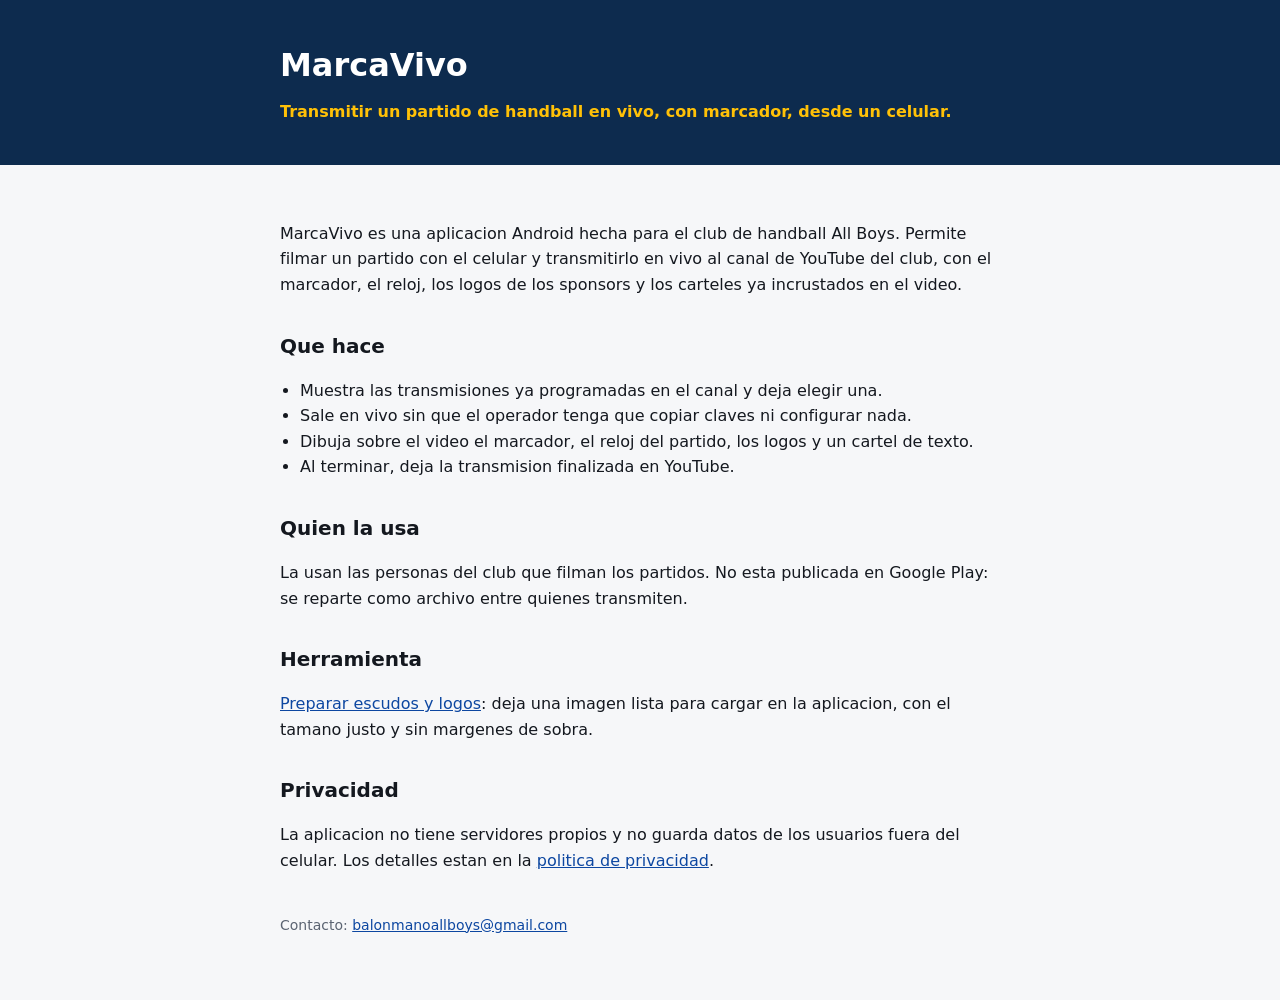
<file: index.html>
<!DOCTYPE html>
<html lang="es">
<head>
<meta charset="utf-8">
<meta name="viewport" content="width=device-width, initial-scale=1">
<title>MarcaVivo</title>
<style>
  :root { color-scheme: light dark; }
  body { margin: 0; font-family: system-ui, -apple-system, "Segoe UI", Roboto, sans-serif;
         line-height: 1.6; color: #14181f; background: #f6f7f9; }
  main { max-width: 720px; margin: 0 auto; padding: 40px 20px 64px; }
  header { background: #0d2b4e; color: #fff; padding: 40px 20px; }
  header div { max-width: 720px; margin: 0 auto; }
  h1 { margin: 0 0 8px; font-size: 32px; }
  h2 { margin: 32px 0 8px; font-size: 20px; }
  .bajada { margin: 0; color: #ffc107; font-weight: 600; }
  ul { padding-left: 20px; }
  a { color: #0d47a1; }
  footer { margin-top: 40px; font-size: 14px; color: #5b6472; }
  @media (prefers-color-scheme: dark) {
    body { color: #e7eaee; background: #0b0e12; }
    a { color: #8ab4f8; }
    footer { color: #98a2b3; }
  }
</style>
</head>
<body>
<header><div>
  <h1>MarcaVivo</h1>
  <p class="bajada">Transmitir un partido de handball en vivo, con marcador, desde un celular.</p>
</div></header>
<main>
  <p>
    MarcaVivo es una aplicacion Android hecha para el club de handball All Boys. Permite filmar un
    partido con el celular y transmitirlo en vivo al canal de YouTube del club, con el marcador, el
    reloj, los logos de los sponsors y los carteles ya incrustados en el video.
  </p>

  <h2>Que hace</h2>
  <ul>
    <li>Muestra las transmisiones ya programadas en el canal y deja elegir una.</li>
    <li>Sale en vivo sin que el operador tenga que copiar claves ni configurar nada.</li>
    <li>Dibuja sobre el video el marcador, el reloj del partido, los logos y un cartel de texto.</li>
    <li>Al terminar, deja la transmision finalizada en YouTube.</li>
  </ul>

  <h2>Quien la usa</h2>
  <p>
    La usan las personas del club que filman los partidos. No esta publicada en Google Play: se
    reparte como archivo entre quienes transmiten.
  </p>

  <h2>Herramienta</h2>
  <p>
    <a href="https://marcavivo.onrender.com/preparar">Preparar escudos y logos</a>: deja una imagen lista para cargar en la
    aplicacion, con el tamano justo y sin margenes de sobra.
  </p>

  <h2>Privacidad</h2>
  <p>
    La aplicacion no tiene servidores propios y no guarda datos de los usuarios fuera del celular.
    Los detalles estan en la <a href="privacidad.html">politica de privacidad</a>.
  </p>

  <footer>
    Contacto: <a href="mailto:balonmanoallboys@gmail.com">balonmanoallboys@gmail.com</a>
  </footer>
</main>
</body>
</html>
</file>
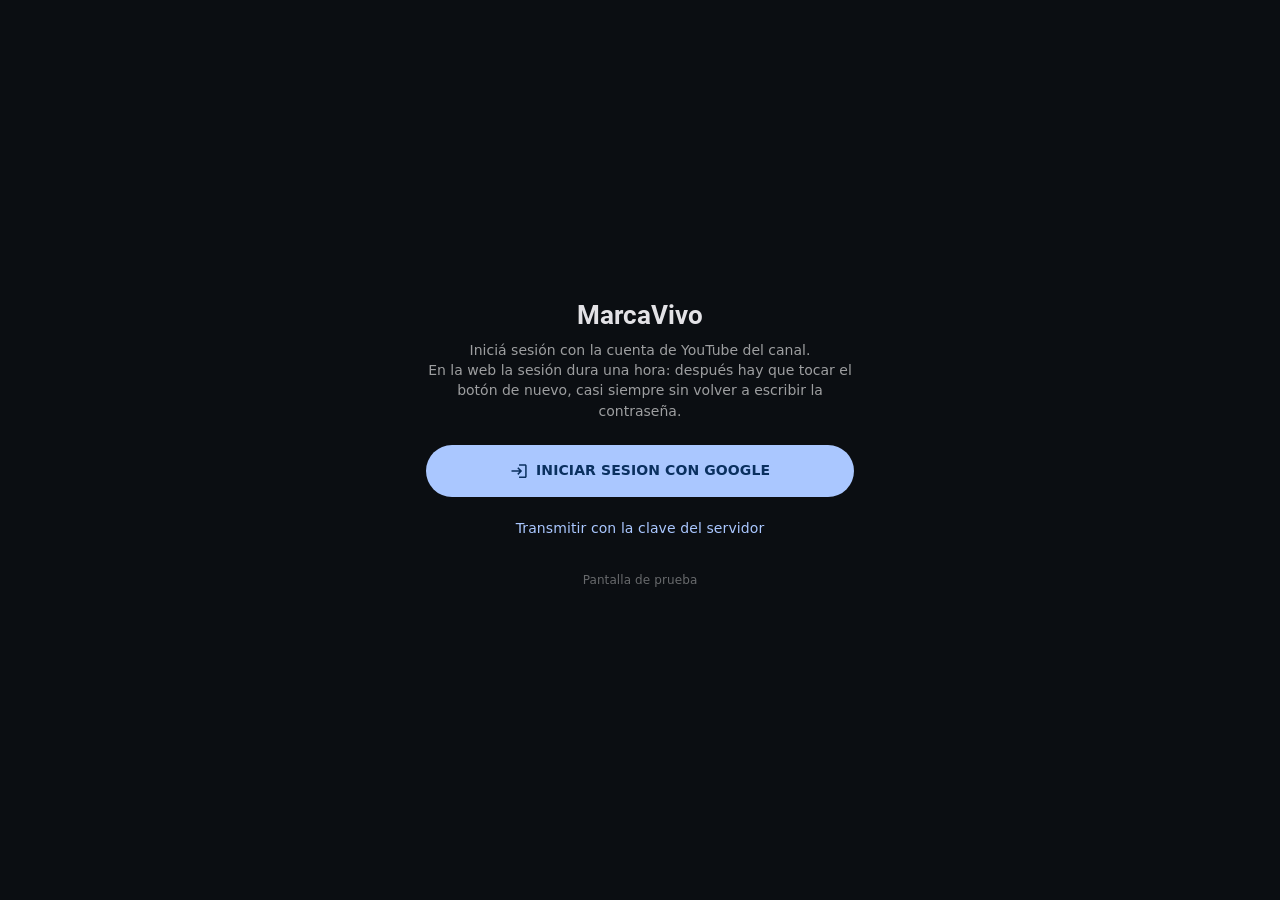
<file: app/index.html>
<!doctype html>
<html lang="es">
<head>
<meta charset="utf-8">
<meta name="viewport" content="width=device-width, initial-scale=1, viewport-fit=cover">
<title>MarcaVivo</title>
<link rel="manifest" href="manifest.webmanifest">
<meta name="theme-color" content="#0B0E12">
<meta name="mobile-web-app-capable" content="yes">
<meta name="apple-mobile-web-app-capable" content="yes">
<meta name="apple-mobile-web-app-title" content="MarcaVivo">
<meta name="apple-mobile-web-app-status-bar-style" content="black-translucent">
<link rel="apple-touch-icon" href="icono-180.png">
<link rel="icon" type="image/png" sizes="192x192" href="icono-192.png">
<link rel="stylesheet" href="app.css">
<style>
  /* Pantalla de inicio: sesión de Google y transmisiones programadas del canal (home_page.dart). */
  body { background: var(--fondo); overflow: hidden; }
  #cargando, #entrada, #principal { height: 100%; padding: env(safe-area-inset-top) env(safe-area-inset-right) env(safe-area-inset-bottom) env(safe-area-inset-left); }
  #cargando { display: flex; align-items: center; justify-content: center; color: var(--suave); }

  /* Sin sesión. */
  #entrada { display: flex; align-items: center; justify-content: center; overflow: auto; }
  #entrada .caja { width: 460px; max-width: 100%; padding: 16px; display: flex; flex-direction: column; text-align: center; }
  #entrada h1 { font-size: 26px; margin: 0 0 8px; }
  #entrada p { color: rgba(255,255,255,.6); margin: 0 0 24px; line-height: 1.45; }
  #bEntrar { height: 52px; font-weight: 700; }
  .error { color: #FFAB40; margin-top: 16px; white-space: pre-line; line-height: 1.4; }
  #entrada .texto { margin-top: 12px; align-self: center; }

  /* Con sesión: panel a la izquierda y lista a la derecha. */
  #principal { display: flex; }
  #panel { width: 300px; flex: none; background: var(--panel); padding: 16px; display: flex; flex-direction: column; gap: 8px; }
  #panel .marca { display: flex; align-items: baseline; gap: 8px; margin-bottom: 8px; }
  #panel .marca b { font-size: 20px; }
  #panel .marca span { font-size: 12px; color: var(--tenue); }
  .rotulo { font-size: 12px; color: rgba(255,255,255,.54); }
  #canal { font-size: 16px; font-weight: 700; overflow: hidden; text-overflow: ellipsis; }
  #vence { font-size: 12px; color: rgba(255,255,255,.54); }
  #panel .hueco { flex: 1; }
  #panel .borde { height: 40px; }
  #lista { flex: 1; min-width: 0; overflow: auto; padding: 12px; display: flex; flex-direction: column; gap: 8px; -webkit-overflow-scrolling: touch; }

  .tarjeta { display: flex; align-items: center; gap: 12px; padding: 12px; border-radius: 8px; background: #1A2029; width: 100%; text-align: left; justify-content: flex-start;
    white-space: normal; font-weight: 400; flex: none; }
  .tarjeta svg.ic { width: 24px; height: 24px; }
  .tarjeta b { display: block; font-size: 15px; margin-bottom: 2px; }
  .tarjeta small { color: rgba(255,255,255,.6); font-size: 12px; }
  .tarjeta.verde { background: #14301C; } .tarjeta.verde svg.ic { color: #69F0AE; }
  .tarjeta.azul { background: #142440; } .tarjeta.azul svg.ic { color: #40C4FF; }
  .tarjeta.gris svg.ic { color: #FF5252; }
  .tarjeta.falta { opacity: .55; }

  .item { padding: 8px; }
  .item.vieja { opacity: .6; }
  .item img, .item .sinFoto { width: 128px; height: 72px; border-radius: 4px; object-fit: cover; background: rgba(0,0,0,.26); flex: none; display: block; }
  .item .datos { flex: 1; min-width: 0; }
  .item .titulo { font-size: 16px; font-weight: 700; display: -webkit-box; -webkit-line-clamp: 2; -webkit-box-orient: vertical; overflow: hidden; }
  .item .linea { display: flex; align-items: center; gap: 8px; margin-top: 6px; color: rgba(255,255,255,.6); }
  .item .linea span:last-child { overflow: hidden; text-overflow: ellipsis; white-space: nowrap; }
  .etiqueta { padding: 4px 8px; border-radius: 4px; font-size: 12px; font-weight: 700; color: #fff; background: #607D8B; flex: none; }
  .etiqueta.vivo { background: #F44336; }
  .etiqueta.celular { background: #EF6C00; }
  .item .celu { color: #FFAB40; font-size: 12px; margin-top: 4px; }
  .vacio { text-align: center; color: rgba(255,255,255,.6); padding: 24px; line-height: 1.5; }
  #cabeceraViejas { justify-content: flex-start; gap: 8px; padding: 10px 4px; color: rgba(255,255,255,.54); font-weight: 700; border-radius: 6px; flex: none; }
  #errorLista { text-align: center; padding: 24px; }
  #errorLista .borde { height: 40px; padding: 0 18px; margin-top: 12px; }
</style>
</head>
<body>

<div id="cargando">Cargando…</div>

<section id="entrada" hidden>
  <div class="caja">
    <h1 class="negrita">MarcaVivo</h1>
    <p>Iniciá sesión con la cuenta de YouTube del canal.<br>
       En la web la sesión dura una hora: después hay que tocar el botón de nuevo, casi siempre sin volver a escribir la contraseña.</p>
    <button class="lleno" id="bEntrar"></button>
    <div class="error" id="errorEntrada" hidden></div>
    <button class="texto" id="bManualEntrada">Transmitir con la clave del servidor</button>
    <button class="texto" id="bPruebaEntrada" style="font-size:12px;color:var(--tenue)">Pantalla de prueba</button>
  </div>
</section>

<section id="principal" hidden>
  <aside id="panel">
    <div class="marca"><b class="negrita">MarcaVivo</b><span id="version"></span></div>
    <div>
      <div class="rotulo">Canal</div>
      <div id="canal">…</div>
      <div id="vence"></div>
    </div>
    <div class="hueco"></div>
    <button class="borde" id="bActualizar"></button>
    <button class="borde" id="bCambiar"></button>
    <button class="texto" id="bManual">Transmitir con la clave del servidor</button>
  </aside>
  <div id="lista"></div>
</section>

<div id="capa" hidden></div>
<div id="aviso" hidden></div>
<div id="girar">Girá el celular:<br>MarcaVivo se usa en horizontal.</div>

<script type="module" src="inicio.js"></script>
</body>
</html>
</file>
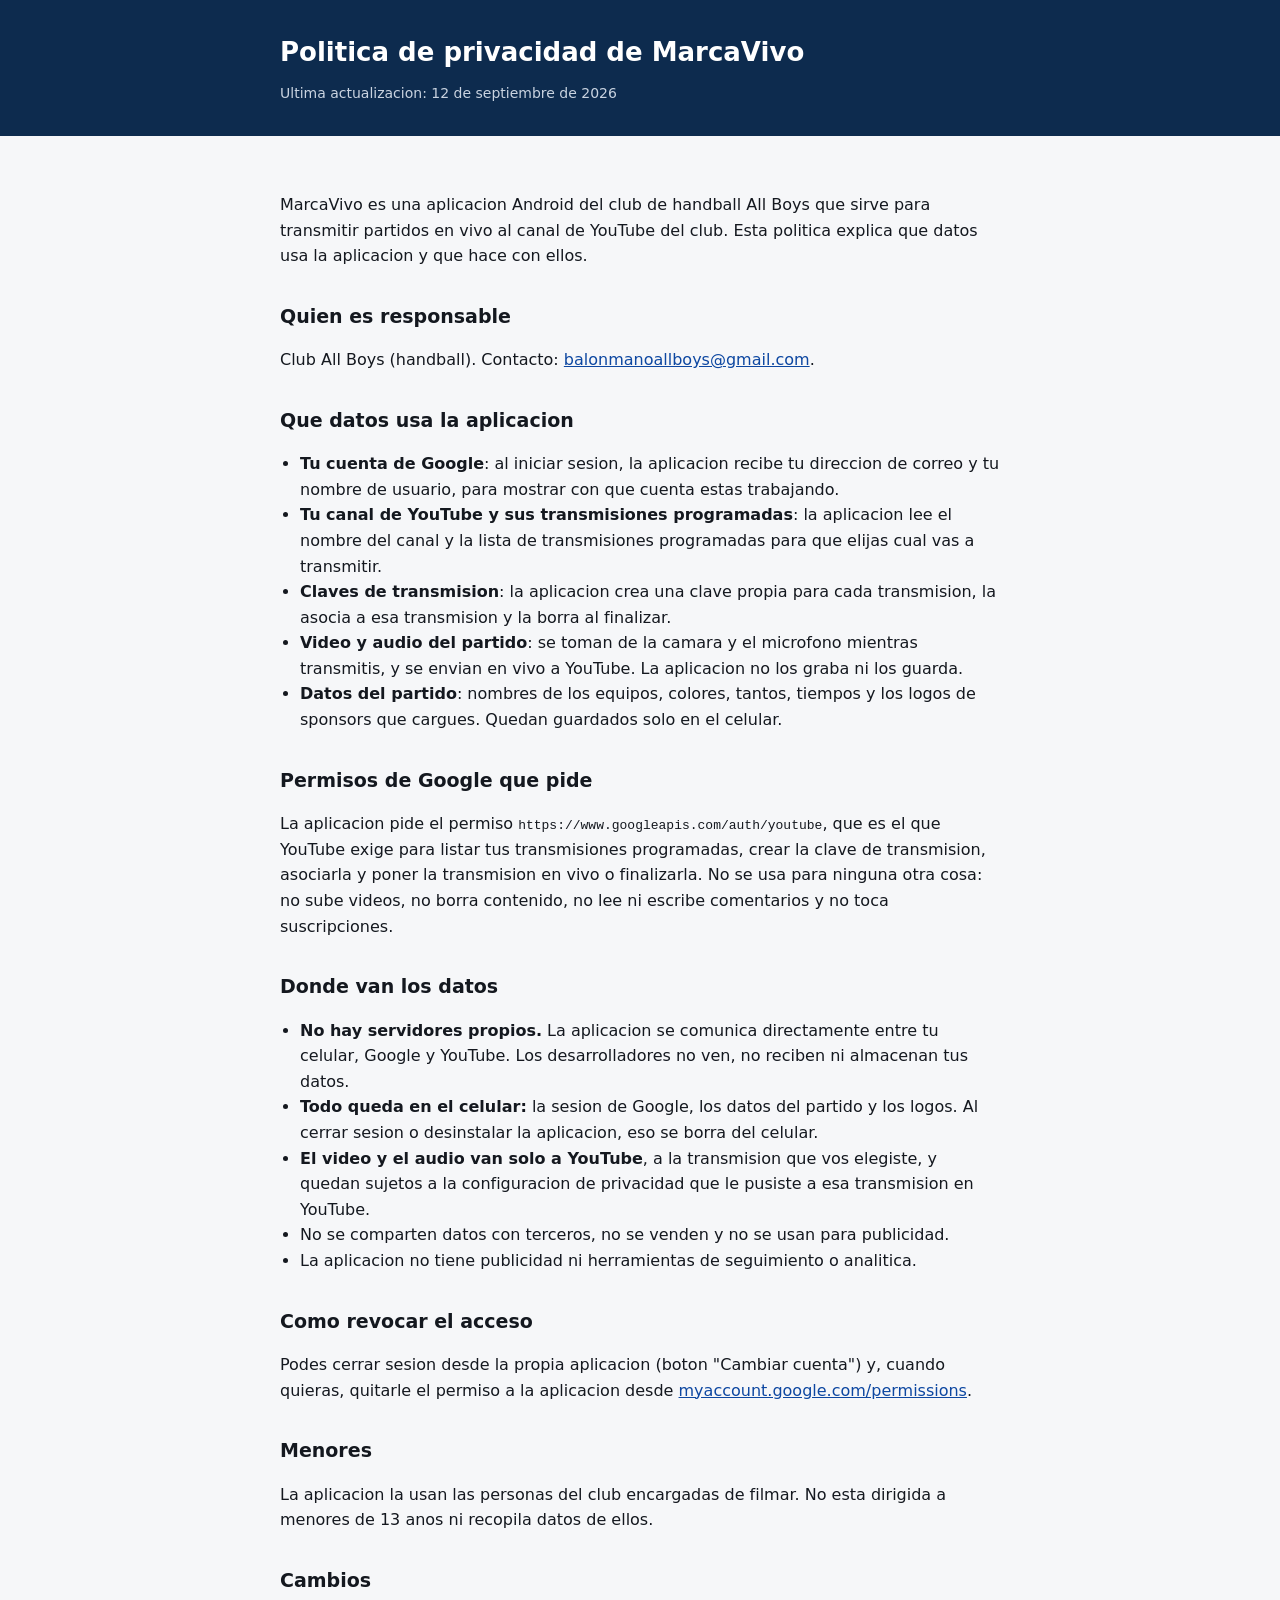
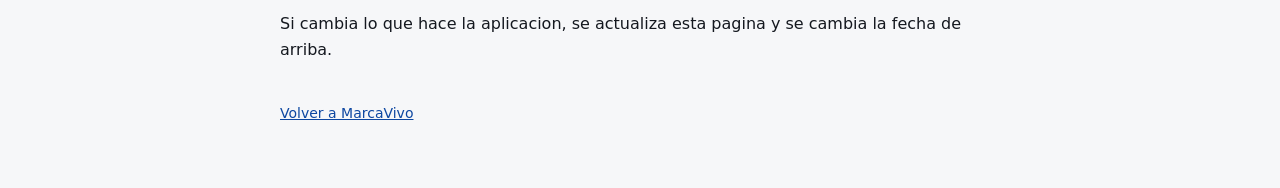
<file: privacidad.html>
<!DOCTYPE html>
<html lang="es">
<head>
<meta charset="utf-8">
<meta name="viewport" content="width=device-width, initial-scale=1">
<title>Politica de privacidad - MarcaVivo</title>
<style>
  :root { color-scheme: light dark; }
  body { margin: 0; font-family: system-ui, -apple-system, "Segoe UI", Roboto, sans-serif;
         line-height: 1.6; color: #14181f; background: #f6f7f9; }
  main { max-width: 720px; margin: 0 auto; padding: 40px 20px 64px; }
  header { background: #0d2b4e; color: #fff; padding: 32px 20px; }
  header div { max-width: 720px; margin: 0 auto; }
  h1 { margin: 0; font-size: 26px; }
  h2 { margin: 32px 0 8px; font-size: 19px; }
  ul { padding-left: 20px; }
  a { color: #0d47a1; }
  .fecha { margin: 8px 0 0; color: #c9d3e0; font-size: 14px; }
  footer { margin-top: 40px; font-size: 14px; color: #5b6472; }
  @media (prefers-color-scheme: dark) {
    body { color: #e7eaee; background: #0b0e12; }
    a { color: #8ab4f8; }
    footer { color: #98a2b3; }
  }
</style>
</head>
<body>
<header><div>
  <h1>Politica de privacidad de MarcaVivo</h1>
  <p class="fecha">Ultima actualizacion: 12 de septiembre de 2026</p>
</div></header>
<main>
  <p>
    MarcaVivo es una aplicacion Android del club de handball All Boys que sirve para transmitir
    partidos en vivo al canal de YouTube del club. Esta politica explica que datos usa la
    aplicacion y que hace con ellos.
  </p>

  <h2>Quien es responsable</h2>
  <p>
    Club All Boys (handball). Contacto:
    <a href="mailto:balonmanoallboys@gmail.com">balonmanoallboys@gmail.com</a>.
  </p>

  <h2>Que datos usa la aplicacion</h2>
  <ul>
    <li>
      <strong>Tu cuenta de Google</strong>: al iniciar sesion, la aplicacion recibe tu direccion de
      correo y tu nombre de usuario, para mostrar con que cuenta estas trabajando.
    </li>
    <li>
      <strong>Tu canal de YouTube y sus transmisiones programadas</strong>: la aplicacion lee el
      nombre del canal y la lista de transmisiones programadas para que elijas cual vas a transmitir.
    </li>
    <li>
      <strong>Claves de transmision</strong>: la aplicacion crea una clave propia para cada
      transmision, la asocia a esa transmision y la borra al finalizar.
    </li>
    <li>
      <strong>Video y audio del partido</strong>: se toman de la camara y el microfono mientras
      transmitis, y se envian en vivo a YouTube. La aplicacion no los graba ni los guarda.
    </li>
    <li>
      <strong>Datos del partido</strong>: nombres de los equipos, colores, tantos, tiempos y los
      logos de sponsors que cargues. Quedan guardados solo en el celular.
    </li>
  </ul>

  <h2>Permisos de Google que pide</h2>
  <p>
    La aplicacion pide el permiso <code>https://www.googleapis.com/auth/youtube</code>, que es el que
    YouTube exige para listar tus transmisiones programadas, crear la clave de transmision, asociarla
    y poner la transmision en vivo o finalizarla. No se usa para ninguna otra cosa: no sube videos,
    no borra contenido, no lee ni escribe comentarios y no toca suscripciones.
  </p>

  <h2>Donde van los datos</h2>
  <ul>
    <li>
      <strong>No hay servidores propios.</strong> La aplicacion se comunica directamente entre tu
      celular, Google y YouTube. Los desarrolladores no ven, no reciben ni almacenan tus datos.
    </li>
    <li>
      <strong>Todo queda en el celular:</strong> la sesion de Google, los datos del partido y los
      logos. Al cerrar sesion o desinstalar la aplicacion, eso se borra del celular.
    </li>
    <li>
      <strong>El video y el audio van solo a YouTube</strong>, a la transmision que vos elegiste, y
      quedan sujetos a la configuracion de privacidad que le pusiste a esa transmision en YouTube.
    </li>
    <li>No se comparten datos con terceros, no se venden y no se usan para publicidad.</li>
    <li>La aplicacion no tiene publicidad ni herramientas de seguimiento o analitica.</li>
  </ul>

  <h2>Como revocar el acceso</h2>
  <p>
    Podes cerrar sesion desde la propia aplicacion (boton "Cambiar cuenta") y, cuando quieras,
    quitarle el permiso a la aplicacion desde
    <a href="https://myaccount.google.com/permissions">myaccount.google.com/permissions</a>.
  </p>

  <h2>Menores</h2>
  <p>
    La aplicacion la usan las personas del club encargadas de filmar. No esta dirigida a menores de
    13 anos ni recopila datos de ellos.
  </p>

  <h2>Cambios</h2>
  <p>
    Si cambia lo que hace la aplicacion, se actualiza esta pagina y se cambia la fecha de arriba.
  </p>

  <footer><a href="index.html">Volver a MarcaVivo</a></footer>
</main>
</body>
</html>
</file>
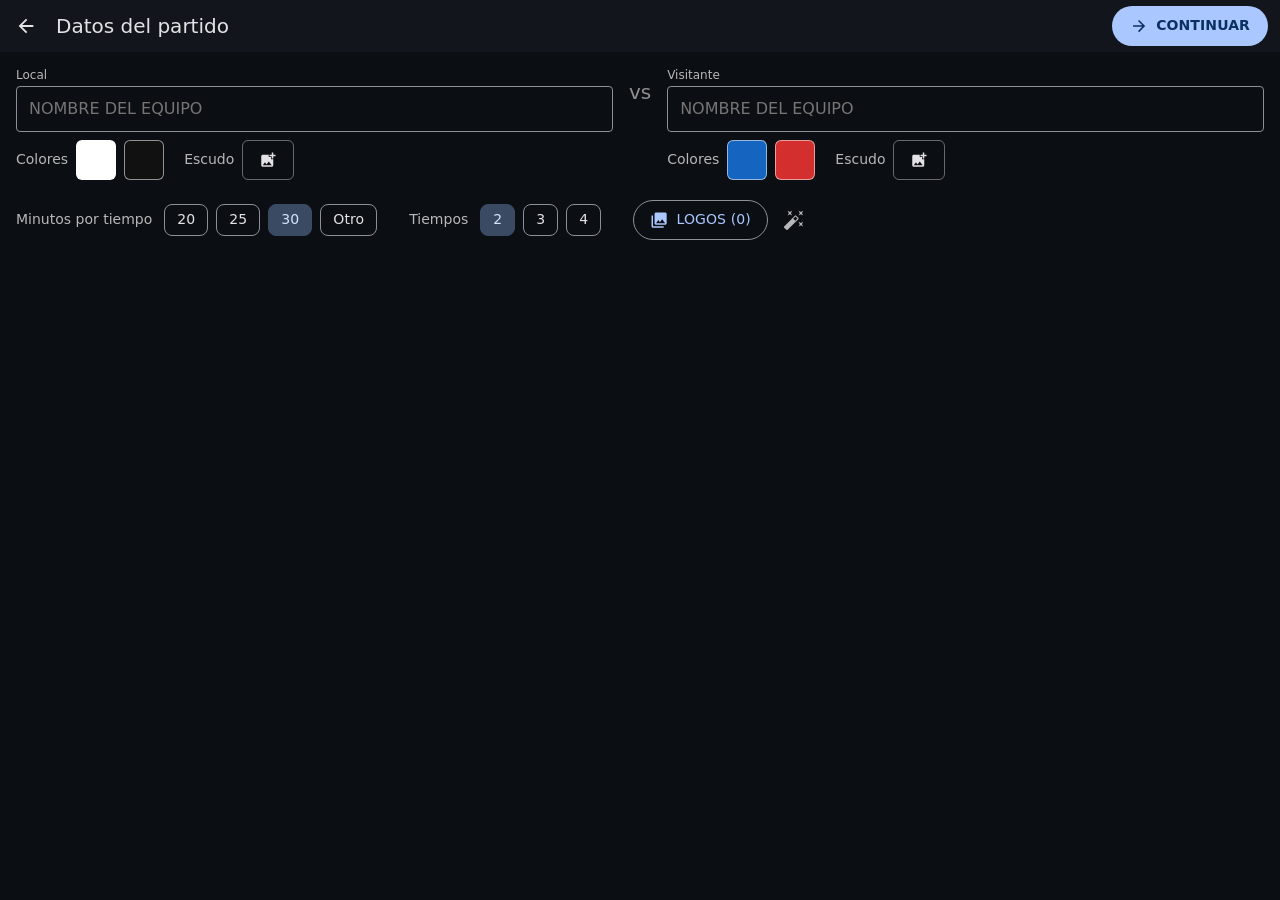
<file: app/partido.html>
<!doctype html>
<html lang="es">
<head>
<meta charset="utf-8">
<meta name="viewport" content="width=device-width, initial-scale=1, viewport-fit=cover">
<title>MarcaVivo — Datos del partido</title>
<link rel="manifest" href="manifest.webmanifest">
<meta name="theme-color" content="#12161C">
<meta name="mobile-web-app-capable" content="yes">
<meta name="apple-mobile-web-app-capable" content="yes">
<meta name="apple-mobile-web-app-title" content="MarcaVivo">
<meta name="apple-mobile-web-app-status-bar-style" content="black-translucent">
<link rel="apple-touch-icon" href="icono-180.png">
<link rel="icon" type="image/png" sizes="192x192" href="icono-192.png">
<link rel="stylesheet" href="app.css">
<style>
  /* "Datos del partido" y "Logos de sponsors": match_setup_page.dart y logos_page.dart de la app. */
  body { background: var(--fondo); display: flex; flex-direction: column; overflow: hidden; }
  .pantalla { flex: 1; min-height: 0; display: flex; flex-direction: column; }
  .cuerpoPantalla { flex: 1; min-height: 0; overflow: auto; padding: 16px; -webkit-overflow-scrolling: touch;
    padding-left: max(16px, env(safe-area-inset-left)); padding-right: max(16px, env(safe-area-inset-right)); padding-bottom: max(16px, env(safe-area-inset-bottom)); }

  .equipos { display: flex; align-items: flex-start; }
  .equipo { flex: 1; min-width: 0; }
  .vs { padding: 12px 16px 0; font-size: 20px; color: rgba(255,255,255,.54); }
  .rotulo { display: block; font-size: 12px; color: var(--suave); margin-bottom: 3px; }
  .equipo input.campo { width: 100%; font-size: 16px; padding: 12px; text-transform: uppercase; }
  .fila { display: flex; align-items: center; gap: 8px; margin-top: 8px; flex-wrap: wrap; }
  .fila > span { color: var(--suave); }
  .muestraColor { width: 40px; height: 40px; border-radius: 6px; border: 1px solid rgba(255,255,255,.54); padding: 0; }
  .escudo { width: 52px; height: 40px; border-radius: 6px; border: 1px solid rgba(255,255,255,.38); padding: 3px; color: var(--texto); }
  .escudo.puesto { background: #fff; }
  .escudo img { max-width: 100%; max-height: 100%; object-fit: contain; display: block; }
  .escudo svg.ic { width: 18px; height: 18px; }
  .quitar { width: 32px; height: 32px; color: var(--suave); }
  .quitar svg.ic { width: 18px; height: 18px; }
  .opciones { display: flex; flex-wrap: wrap; gap: 12px 32px; align-items: center; margin-top: 20px; }
  .opciones .borde { height: 40px; padding: 0 16px; }
  #error { color: #FFAB40; margin-top: 16px; }

  /* Paleta de colores de camiseta. */
  .paleta { display: flex; flex-wrap: wrap; gap: 10px; justify-content: center; }
  .paleta button { flex-direction: column; gap: 2px; border-radius: 6px; font-size: 11px; font-weight: 400; width: 58px; }
  .paleta i { width: 44px; height: 44px; border-radius: 6px; border: 1px solid rgba(255,255,255,.38); display: block; }
  .paleta .actual i { border: 3px solid var(--ambar); }
  .cartel.paletaCartel { width: 470px; }

  /* Logos de sponsors. */
  .ajustesLogos { display: flex; flex-wrap: wrap; gap: 8px 24px; align-items: center; margin-bottom: 12px; }
  #rejilla { display: grid; grid-template-columns: repeat(auto-fill, minmax(150px, 1fr)); gap: 12px; }
  .logo { position: relative; aspect-ratio: 16 / 10; background: #fff; border-radius: 8px; padding: 8px; display: flex; align-items: center; justify-content: center; }
  .logo img { max-width: 100%; max-height: 100%; object-fit: contain; }
  .logo button { position: absolute; top: 2px; right: 2px; width: 34px; height: 34px; background: rgba(0,0,0,.54); color: #fff; }
  .logo button svg.ic { width: 18px; height: 18px; }
  #sinLogos { text-align: center; color: rgba(255,255,255,.6); padding: 24px; line-height: 1.6; }
</style>
</head>
<body>

<section class="pantalla" id="pDatos">
  <div class="barra">
    <button class="icono" id="bVolver" title="Volver sin empezar un partido nuevo"></button>
    <h1>Datos del partido</h1>
    <button class="lleno" id="bContinuar"></button>
  </div>
  <div class="cuerpoPantalla">
    <div id="tituloProgramada" style="font-size:12px;color:var(--suave);margin-bottom:8px;overflow:hidden;text-overflow:ellipsis;white-space:nowrap" hidden></div>
    <div class="equipos">
      <div class="equipo" data-local="1">
        <label class="rotulo" for="nombreLocal">Local</label>
        <input class="campo" id="nombreLocal" maxlength="16" placeholder="Nombre del equipo" autocapitalize="characters" autocomplete="off" enterkeyhint="done">
        <div class="fila">
          <span>Colores</span>
          <button class="muestraColor" data-color="1" title="Color de arriba"></button>
          <button class="muestraColor" data-color="2" title="Color de abajo"></button>
          <span style="margin-left:12px">Escudo</span>
          <button class="escudo" title="Elegir el escudo"></button>
          <button class="quitar" title="Quitar el escudo" hidden></button>
        </div>
      </div>
      <div class="vs">vs</div>
      <div class="equipo" data-local="0">
        <label class="rotulo" for="nombreVisita">Visitante</label>
        <input class="campo" id="nombreVisita" maxlength="16" placeholder="Nombre del equipo" autocapitalize="characters" autocomplete="off" enterkeyhint="done">
        <div class="fila">
          <span>Colores</span>
          <button class="muestraColor" data-color="1" title="Color de arriba"></button>
          <button class="muestraColor" data-color="2" title="Color de abajo"></button>
          <span style="margin-left:12px">Escudo</span>
          <button class="escudo" title="Elegir el escudo"></button>
          <button class="quitar" title="Quitar el escudo" hidden></button>
        </div>
      </div>
    </div>

    <div class="opciones">
      <div class="grupo" id="gMinutos"><span>Minutos por tiempo</span></div>
      <div class="grupo" id="gTiempos"><span>Tiempos</span></div>
      <div class="grupo">
        <button class="borde" id="bLogos"></button>
        <button class="icono" id="bPreparar" title="Preparar una imagen (página web)"></button>
      </div>
    </div>
    <div id="error" hidden></div>
  </div>
</section>

<section class="pantalla" id="pLogos" hidden>
  <div class="barra">
    <button class="icono" id="bVolverLogos" title="Volver"></button>
    <h1>Logos de sponsors</h1>
    <button class="lleno" id="bAgregar"></button>
  </div>
  <div class="cuerpoPantalla">
    <div class="ajustesLogos">
      <div class="grupo" id="gSegundos"><span>Cambiar cada</span></div>
      <div class="grupo" id="gEsquina"><span>Esquina</span></div>
    </div>
    <div id="rejilla"></div>
    <div id="sinLogos" hidden>Todavía no hay logos.<br>Tocá AGREGAR y elegí las imágenes de los sponsors.<br>Salen mejor los PNG con fondo transparente o blanco.</div>
  </div>
</section>

<div id="capa" hidden></div>
<div id="aviso" hidden></div>
<div id="girar">Girá el celular:<br>MarcaVivo se usa en horizontal.</div>

<script type="module" src="datos.js"></script>
</body>
</html>
</file>
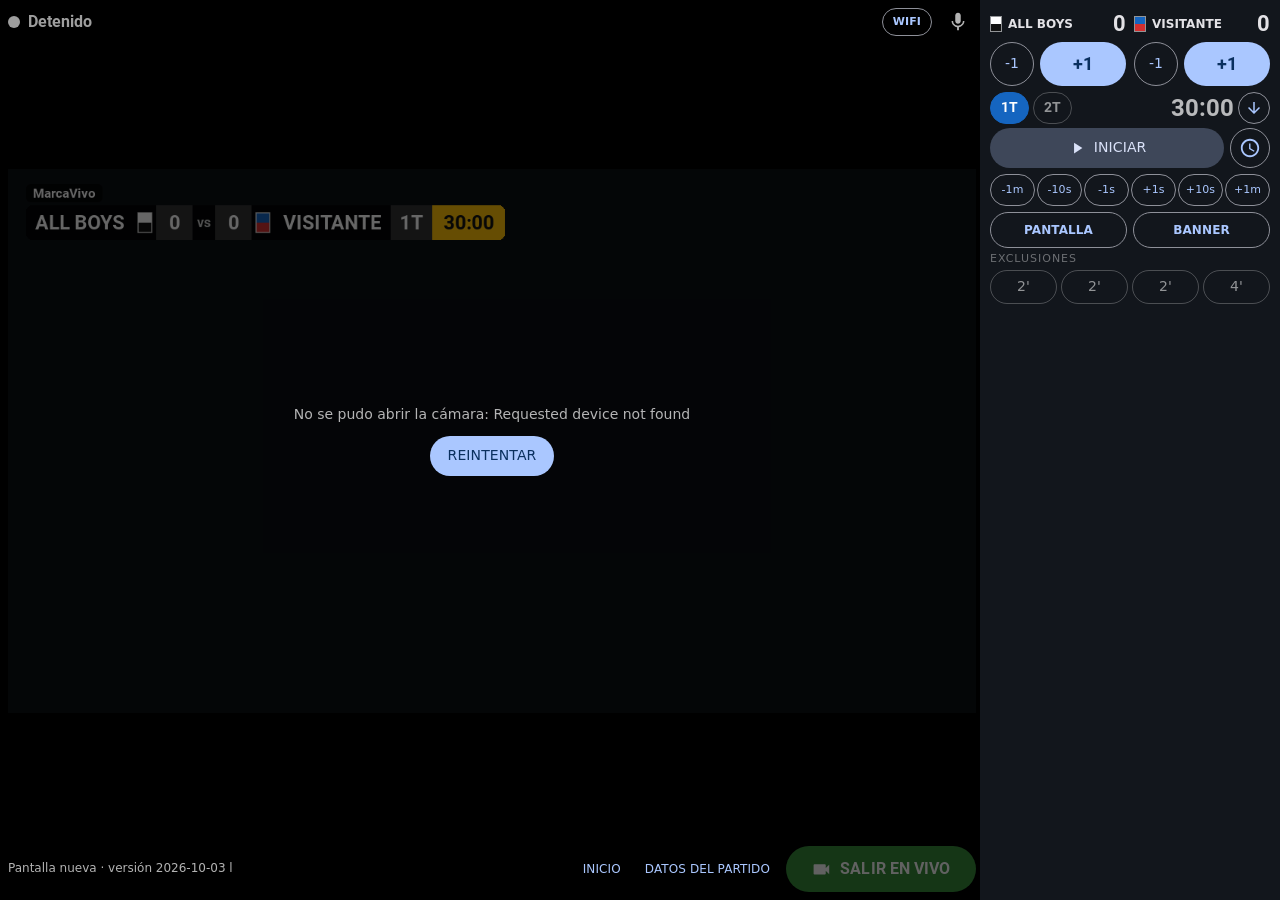
<file: app/transmitir.html>
<!doctype html>
<html lang="es">
<head>
<meta charset="utf-8">
<meta name="viewport" content="width=device-width, initial-scale=1, viewport-fit=cover, user-scalable=no">
<title>MarcaVivo</title>
<link rel="manifest" href="manifest.webmanifest">
<meta name="theme-color" content="#000000">
<meta name="mobile-web-app-capable" content="yes">
<meta name="apple-mobile-web-app-capable" content="yes">
<meta name="apple-mobile-web-app-title" content="MarcaVivo">
<meta name="apple-mobile-web-app-status-bar-style" content="black-translucent">
<link rel="apple-touch-icon" href="icono-180.png">
<link rel="icon" type="image/png" sizes="192x192" href="icono-192.png">
<link rel="stylesheet" href="app.css">
<style>
  /* Pantalla de transmisión: misma distribución y medidas que stream_page.dart y
     match_controls.dart de la app de Android. Lo común (botones, carteles) está en app.css. */
  html, body { overflow: hidden; }
  #app { display: flex; height: 100%; padding: env(safe-area-inset-top) env(safe-area-inset-right) env(safe-area-inset-bottom) env(safe-area-inset-left); }
  #izq { flex: 1; min-width: 0; display: flex; flex-direction: column; padding: 6px 4px 6px 8px; gap: 6px; }

  /* Fila de estado: punto + texto, y a la derecha red y micrófono. */
  #filaEstado { display: flex; align-items: center; gap: 8px; height: 32px; flex: none; }
  #punto { width: 12px; height: 12px; border-radius: 50%; background: #9E9E9E; flex: none; }
  #estadoTxt { font-size: 16px; font-weight: 700; color: #9E9E9E; flex: 0 1 auto; min-width: 0; overflow: hidden; text-overflow: ellipsis; white-space: nowrap; }
  #detalle { flex: 1; min-width: 0; font-size: 11px; color: var(--tenue); overflow: hidden; text-overflow: ellipsis; white-space: nowrap; }
  #bRed { height: 28px; padding: 0 10px; font-size: 11px; font-weight: 700; flex: none; }
  #bMic.apagado { color: #FF5252; }

  /* Vista previa: el cuadro que sale al aire, con el zoom al costado. */
  #vista { flex: 1; min-height: 0; display: flex; gap: 4px; }
  #marco { flex: 1; min-width: 0; display: flex; align-items: center; justify-content: center; position: relative; }
  #lienzo { max-width: 100%; max-height: 100%; aspect-ratio: 16 / 9; background: #0B0E12; display: block; }
  #sinCamara { position: absolute; inset: 0; display: flex; flex-direction: column; gap: 12px; align-items: center; justify-content: center;
    text-align: center; padding: 16px; color: var(--suave); background: rgba(0,0,0,.6); }
  #sinCamara button { height: 40px; padding: 0 18px; }
  #zoom { width: 34px; flex: none; display: flex; flex-direction: column; align-items: center; gap: 4px; color: rgba(255,255,255,.54); font-size: 11px; }
  #zoom input { flex: 1; min-height: 0; width: 24px; writing-mode: vertical-lr; direction: rtl; accent-color: var(--primario); }

  /* Abajo: mensaje y botón principal. */
  #filaBoton { display: flex; align-items: center; gap: 8px; height: 50px; flex: none; }
  #mensaje { flex: 1; min-width: 0; font-size: 12px; color: var(--suave); max-height: 50px; overflow: hidden; line-height: 1.3; white-space: pre-line; }
  #bPrincipal { height: 46px; padding: 0 22px; font-size: 16px; font-weight: 700; color: #fff; background: var(--verde); flex: none; min-width: 190px; }
  #bPrincipal.rojo { background: var(--rojo); }
  #bPrincipal.gris { background: var(--gris-azul); }
  #bDatos, #bInicio, #bFinalizar { font-size: 12px; height: 34px; flex: none; padding: 0 8px; }
  #bFinalizar { color: #FF5252; }

  /* Panel de la derecha: los controles del partido. */
  #panel { width: 300px; flex: none; background: var(--panel); padding: 10px; display: flex; flex-direction: column; overflow: hidden; }
  .equipos { display: flex; gap: 8px; }
  .equipo { flex: 1; min-width: 0; }
  .cab { display: flex; align-items: center; gap: 6px; height: 28px; }
  .colores { width: 12px; height: 16px; border: .5px solid rgba(255,255,255,.54); display: flex; flex-direction: column; flex: none; }
  .colores i { flex: 1; }
  .cab .nombre { flex: 1; min-width: 0; font-size: 12px; font-weight: 700; overflow: hidden; text-overflow: ellipsis; white-space: nowrap; }
  .cab .tantos { font-size: 22px; font-weight: 700; }
  .botones { display: flex; gap: 6px; margin-top: 4px; }
  .botones .menos { width: 44px; height: 44px; flex: none; }
  .botones .mas { flex: 1; height: 44px; font-size: 18px; font-weight: 700; }
  .filaReloj { display: flex; align-items: center; margin-top: 6px; height: 32px; }
  .pastilla { height: 32px; padding: 0 10px; margin-right: 4px; font-size: 14px; font-weight: 700; border: 1px solid var(--borde-suave); color: rgba(255,255,255,.54); }
  .pastilla.actual { background: var(--azul); border-color: var(--azul); color: #fff; }
  #reloj { flex: 1; text-align: right; font-size: 24px; font-weight: 700; color: var(--suave); font-variant-numeric: tabular-nums; white-space: nowrap; overflow: hidden; }
  #reloj.ambar { color: var(--ambar); }
  #reloj.largo { font-size: 17px; }
  #bSentido { width: 32px; height: 32px; margin-left: 4px; flex: none; }
  #bSentido svg.ic { width: 18px; height: 18px; }
  .filaAccion { display: flex; gap: 6px; margin-top: 4px; }
  #bAccion { flex: 1; height: 40px; font-size: 14px; }
  #bAjustar { width: 40px; height: 40px; flex: none; color: var(--primario); }
  .filaAjustes { display: flex; gap: 2px; margin-top: 6px; }
  .filaAjustes button { flex: 1; height: 32px; font-size: 11px; min-width: 0; }
  .filaPantalla { display: flex; gap: 6px; margin-top: 6px; }
  .filaPantalla button { flex: 1; height: 36px; font-size: 12px; font-weight: 600; min-width: 0; padding: 0 4px; }
  .tituloExc { font-size: 11px; color: var(--tenue); letter-spacing: 1px; margin-top: 4px; }
  .filaExc { display: flex; gap: 4px; margin-top: 4px; }
  .casilla { flex: 1; height: 34px; min-width: 0; border: 1px solid var(--borde-suave); color: rgba(255,255,255,.54); font-size: 14px; gap: 5px; }
  .casilla.ocupada { border-color: var(--ambar); color: var(--texto); font-size: 13px; font-weight: 700; font-variant-numeric: tabular-nums; }
  .casilla i { width: 6px; height: 22px; display: block; }

  /* Cartel del reloj. */
  .ponerReloj { display: flex; align-items: center; justify-content: center; gap: 6px; margin: 10px 0; }
  .ponerReloj input { width: 62px; text-align: center; font-size: 20px; font-weight: 700; }
  .ponerReloj .lleno { height: 40px; padding: 0 16px; margin-left: 6px; }
  .relojGrande { text-align: center; font-size: 26px; font-weight: 700; font-variant-numeric: tabular-nums; }
  .deAPoco { display: flex; gap: 6px; justify-content: center; flex-wrap: wrap; }
  .deAPoco button { height: 42px; min-width: 56px; padding: 0 10px; }
</style>
</head>
<body>
<div id="app">
  <section id="izq">
    <div id="filaEstado">
      <span id="punto"></span>
      <span id="estadoTxt" class="negrita">Detenido</span>
      <span id="detalle"></span>
      <button id="bRed" class="borde" title="Con qué red transmite este celular">WIFI</button>
      <button id="bMic" class="icono" title="Silenciar el micrófono"></button>
    </div>
    <div id="vista">
      <div id="marco">
        <canvas id="lienzo" width="1280" height="720"></canvas>
        <div id="sinCamara"><span>Iniciando cámara…</span></div>
      </div>
      <div id="zoom" hidden>
        <svg class="ic" viewBox="0 0 24 24"><path d="M15.5 14h-.79l-.28-.27C15.41 12.59 16 11.11 16 9.5 16 5.91 13.09 3 9.5 3S3 5.91 3 9.5 5.91 16 9.5 16c1.61 0 3.09-.59 4.23-1.57l.27.28v.79l5 4.99L20.49 19l-4.99-5zm-6 0C7.01 14 5 11.99 5 9.5S7.01 5 9.5 5 14 7.01 14 9.5 11.99 14 9.5 14zm2.5-4h-2v2H9v-2H7V9h2V7h1v2h2v1z"/></svg>
        <input id="zoomBarra" type="range" step="0.1">
        <span id="zoomTxt">1.0x</span>
      </div>
    </div>
    <div id="filaBoton">
      <div id="mensaje"></div>
      <button id="bInicio" class="texto" hidden>INICIO</button>
      <button id="bDatos" class="texto" hidden>DATOS DEL PARTIDO</button>
      <button id="bFinalizar" class="texto" hidden>FINALIZAR</button>
      <button id="bPrincipal" class="negrita"></button>
    </div>
  </section>

  <aside id="panel">
    <div class="equipos">
      <div class="equipo" data-local="1">
        <div class="cab"><span class="colores"><i></i><i></i></span><span class="nombre"></span><span class="tantos negrita"></span></div>
        <div class="botones"><button class="menos borde">-1</button><button class="mas lleno negrita">+1</button></div>
      </div>
      <div class="equipo" data-local="0">
        <div class="cab"><span class="colores"><i></i><i></i></span><span class="nombre"></span><span class="tantos negrita"></span></div>
        <div class="botones"><button class="menos borde">-1</button><button class="mas lleno negrita">+1</button></div>
      </div>
    </div>
    <div class="filaReloj">
      <span id="tiempos"></span>
      <span id="reloj" class="negrita"></span>
      <button id="bSentido" class="borde"></button>
    </div>
    <div class="filaAccion">
      <button id="bAccion" class="tonal"></button>
      <button id="bAjustar" class="borde icono" title="Ajustar reloj"></button>
    </div>
    <div class="filaAjustes">
      <button class="borde" data-seg="-60">-1m</button><button class="borde" data-seg="-10">-10s</button><button class="borde" data-seg="-1">-1s</button>
      <button class="borde" data-seg="1">+1s</button><button class="borde" data-seg="10">+10s</button><button class="borde" data-seg="60">+1m</button>
    </div>
    <div class="filaPantalla">
      <button id="bPantalla" class="borde">PANTALLA</button>
      <button id="bBanner" class="borde">BANNER</button>
    </div>
    <div class="tituloExc">EXCLUSIONES</div>
    <div class="filaExc" id="filaExc"></div>
  </aside>
</div>

<video id="cam" muted playsinline autoplay hidden></video>
<div id="capa" hidden></div>
<div id="aviso" hidden></div>
<div id="girar">Girá el celular:<br>MarcaVivo se usa en horizontal.</div>

<script type="module" src="transmitir.js"></script>
</body>
</html>
</file>
<file: app/app.css>
/* Estilos comunes de la web app: los colores y las formas del tema oscuro de Material 3 que usa la
   app de Android (botones, carteles, avisos). Cada pantalla agrega lo suyo. */
@font-face { font-family: 'Roboto MarcaVivo'; src: url(roboto-bold.ttf); font-weight: 700; }
:root {
  color-scheme: dark;
  --fondo: #0B0E12; --panel: #12161C; --texto: #E3E2E6; --suave: rgba(255,255,255,.7); --tenue: rgba(255,255,255,.38);
  --primario: #AAC7FF; --sobre-primario: #0A305F; --tonal: #3E4759; --sobre-tonal: #DAE2F9;
  --borde: #8E9099; --borde-suave: rgba(255,255,255,.24); --azul: #1565C0; --ambar: #FFC107;
  --verde: #388E3C; --rojo: #D32F2F; --gris-azul: #607D8B; --cartel: #1E242C;
}
* { box-sizing: border-box; -webkit-tap-highlight-color: transparent; }
[hidden] { display: none !important; }
html, body { height: 100%; margin: 0; background: #000; color: var(--texto);
  font: 14px/1.25 Roboto, system-ui, -apple-system, "Segoe UI", sans-serif; overscroll-behavior: none;
  -webkit-user-select: none; user-select: none; touch-action: manipulation; }
b, strong, .negrita { font-family: 'Roboto MarcaVivo', Roboto, system-ui, sans-serif; font-weight: 700; }
button { font: inherit; color: inherit; background: none; border: 0; margin: 0; padding: 0; cursor: pointer;
  display: inline-flex; align-items: center; justify-content: center; gap: 8px; border-radius: 100px;
  font-weight: 500; letter-spacing: .1px; white-space: nowrap; text-decoration: none; }
button:disabled { opacity: .38; cursor: default; }
button.lleno { background: var(--primario); color: var(--sobre-primario); }
button.tonal { background: var(--tonal); color: var(--sobre-tonal); }
button.borde { border: 1px solid var(--borde); color: var(--primario); }
button.texto { color: var(--primario); padding: 0 12px; height: 40px; }
button.rojo { background: var(--rojo); color: #fff; }
button:not(:disabled):active { filter: brightness(1.25); }
svg.ic { width: 1.3em; height: 1.3em; fill: currentColor; flex: none; }
.icono { width: 36px; height: 36px; flex: none; color: var(--suave); }
.icono svg.ic { width: 22px; height: 22px; }

/* Barra de arriba de las pantallas con formulario (como el AppBar de la app). */
.barra { display: flex; align-items: center; gap: 8px; height: 52px; padding: 0 12px 0 4px; background: var(--panel); flex: none;
  padding-top: env(safe-area-inset-top); padding-left: max(4px, env(safe-area-inset-left)); padding-right: max(12px, env(safe-area-inset-right)); }
.barra h1 { flex: 1; min-width: 0; margin: 0; font-size: 20px; font-weight: 400; overflow: hidden; text-overflow: ellipsis; white-space: nowrap; }
.barra .lleno { height: 40px; padding: 0 18px; font-weight: 700; }
.barra .icono { width: 44px; height: 44px; color: var(--texto); }

/* Pastillas para elegir una opción (ChoiceChip). */
.chip { height: 32px; padding: 0 12px; border-radius: 8px; border: 1px solid var(--borde); color: var(--texto); font-size: 14px; }
.chip.elegido { background: #3A4A63; border-color: #3A4A63; color: #D6E3FF; }
.grupo { display: flex; align-items: center; gap: 8px; flex-wrap: wrap; }
.grupo > span { color: var(--suave); margin-right: 4px; }

/* Campos de texto. */
input.campo { font: inherit; color: var(--texto); background: transparent; border: 1px solid var(--borde); border-radius: 4px; padding: 9px 10px; min-width: 0;
  -webkit-user-select: text; user-select: text; outline: none; }
input.campo:focus { border-color: var(--primario); }
hr { border: 0; border-top: 1px solid rgba(255,255,255,.12); margin: 12px 0; }

/* Carteles (como DialogoApp): encabezado celeste, cuerpo oscuro. */
#capa { position: fixed; inset: 0; background: rgba(0,0,0,.54); display: flex; align-items: center; justify-content: center; padding: 8px; z-index: 10; }
#capa.arriba { align-items: flex-start; }
.cartel { background: var(--cartel); border-radius: 12px; overflow: hidden; width: 300px; max-width: 100%; max-height: 100%; display: flex; flex-direction: column;
  box-shadow: 0 8px 28px rgba(0,0,0,.6); -webkit-user-select: text; user-select: text; }
.cartel.ancho { width: 420px; }
.cartel.banner { width: 560px; flex-direction: row; align-items: center; gap: 6px; padding: 8px; }
.cartel header { background: var(--azul); color: #fff; padding: 9px 14px; font-size: 15px; font-weight: 700; display: flex; align-items: center; gap: 10px; flex: none; }
.cartel .cuerpo { overflow: auto; padding: 14px 16px; font-size: 14px; }
.cartel .cuerpo.lista { padding: 0; }
.cartel .acciones { display: flex; justify-content: flex-end; gap: 4px; padding: 4px 8px 8px; flex: none; flex-wrap: wrap; }
.cartel .acciones .lleno, .cartel .acciones .rojo { height: 40px; padding: 0 20px; }
.opcion { display: flex; align-items: center; gap: 14px; width: 100%; padding: 10px 16px; font-size: 15px; border-radius: 0; justify-content: flex-start; font-weight: 400; }
.opcion + .opcion, .opcion.linea { border-top: 1px solid rgba(255,255,255,.12); }
.opcion .muestra { width: 22px; height: 22px; border: 1px solid rgba(255,255,255,.54); flex: none; }
.opcion img.muestra { background: #fff; border-radius: 3px; object-fit: contain; width: 34px; height: 26px; }
.opcion svg.ic { color: var(--azul); width: 20px; height: 20px; }
.opcion.rojo, .opcion.rojo svg.ic { color: #FF5252; background: none; }
.opcion.tenue svg.ic { color: rgba(255,255,255,.54); }
.nota { padding: 10px 16px; font-size: 14px; color: var(--suave); }
.cartel.banner input.campo { flex: 1; }
.cartel.banner button { width: 44px; height: 44px; flex: none; border-radius: 100px; }
.cartel.banner .ok { background: var(--verde); color: #fff; }

/* Aviso corto abajo (como el SnackBar). */
#aviso { position: fixed; left: 50%; bottom: 14px; transform: translateX(-50%); background: #E3E2E6; color: #1A1C1E; padding: 10px 16px; border-radius: 6px;
  font-size: 13px; max-width: 80%; z-index: 20; box-shadow: 0 4px 14px rgba(0,0,0,.5); white-space: pre-line; }

/* MarcaVivo se usa en horizontal. */
#girar { display: none; position: fixed; inset: 0; z-index: 30; background: #000; align-items: center; justify-content: center; text-align: center; padding: 24px; font-size: 18px; }
@media (orientation: portrait) { #girar { display: flex; } }
</file>
